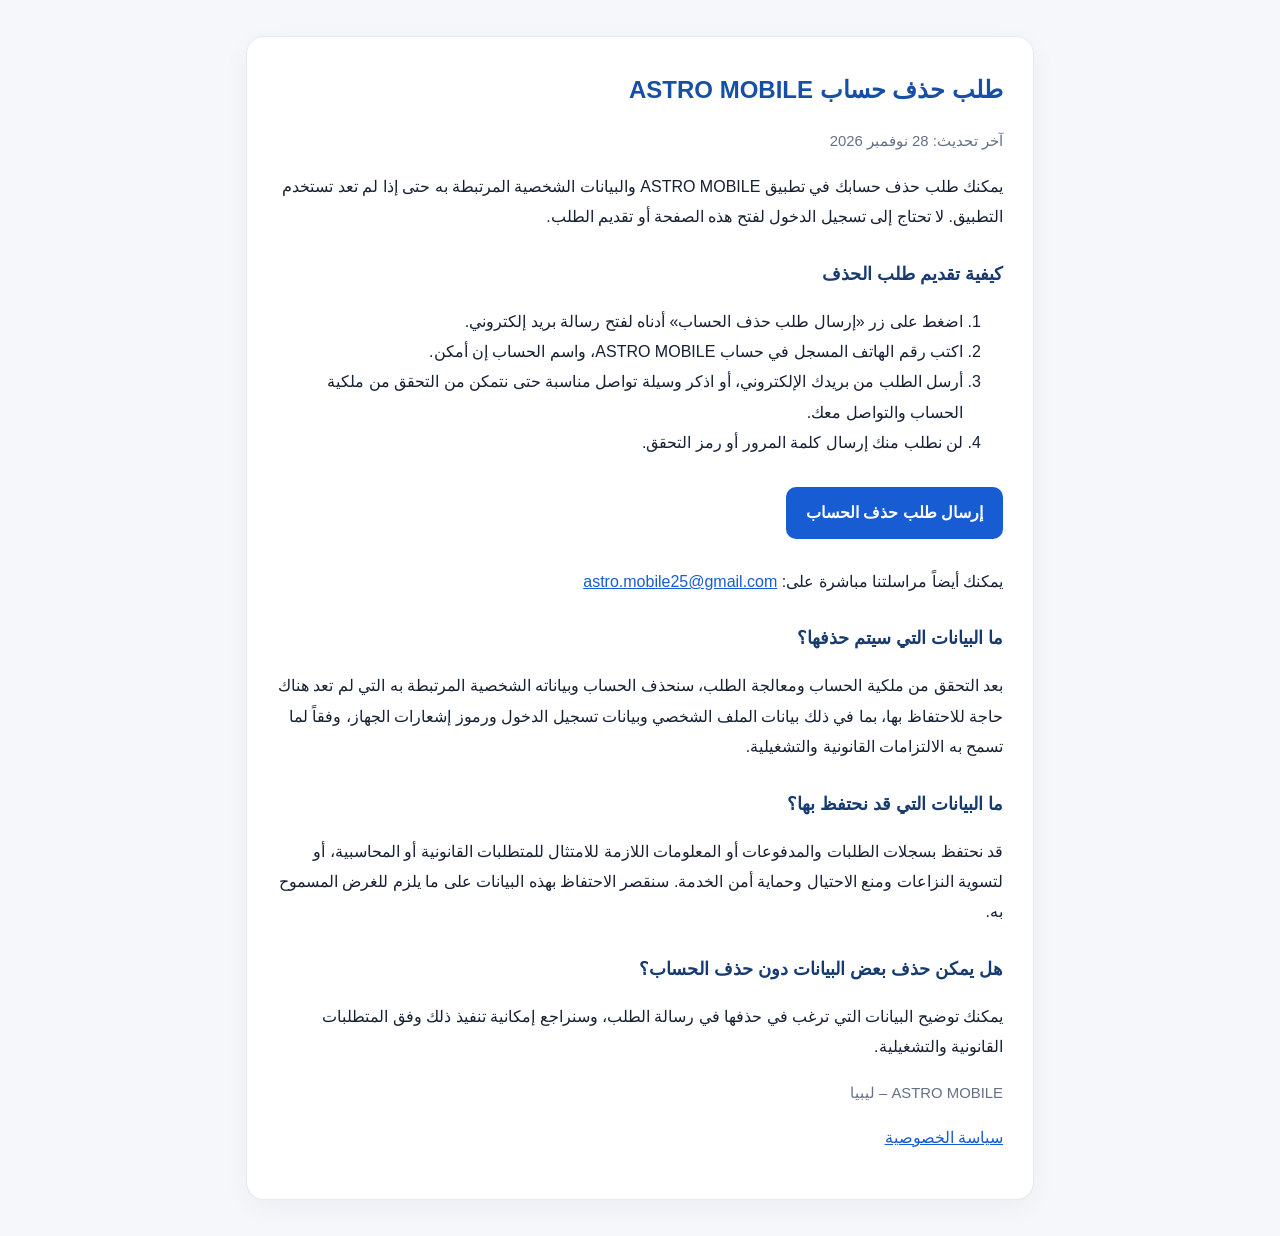
<file: delete-account.html>
<!doctype html>
<html lang="ar" dir="rtl">
<head>
<meta charset="utf-8">
<meta name="viewport" content="width=device-width,initial-scale=1">
<meta name="description" content="طريقة طلب حذف حساب ASTRO MOBILE والبيانات المرتبطة به">
<title>حذف الحساب والبيانات | ASTRO MOBILE</title>
<style>
:root{color-scheme:light}*{box-sizing:border-box}body{margin:0;background:#f5f7fb;color:#172033;font-family:Arial,Tahoma,sans-serif;line-height:1.9}.wrap{max-width:820px;margin:36px auto;padding:0 16px}.sheet{background:#fff;border:1px solid #e5e9f0;border-radius:18px;padding:30px;box-shadow:0 8px 28px #1720330b}h1{margin:0 0 8px;color:#174ea6}h2{font-size:1.12rem;margin:24px 0 8px;color:#173b70}.muted{color:#667085;font-size:.93rem}a{color:#175cd3;overflow-wrap:anywhere}.button{display:inline-block;margin:12px 0;padding:11px 20px;border-radius:10px;background:#175cd3;color:white;text-decoration:none;font-weight:bold}.ltr{direction:ltr;unicode-bidi:embed;display:inline-block}@media(max-width:600px){.wrap{margin:12px auto}.sheet{padding:20px}}
</style>
</head>
<body>
<main class="wrap"><article class="sheet">
<h1>طلب حذف حساب ASTRO MOBILE</h1>
<p class="muted">آخر تحديث: 28 نوفمبر 2026</p>
<p>يمكنك طلب حذف حسابك في تطبيق ASTRO MOBILE والبيانات الشخصية المرتبطة به حتى إذا لم تعد تستخدم التطبيق. لا تحتاج إلى تسجيل الدخول لفتح هذه الصفحة أو تقديم الطلب.</p>
<h2>كيفية تقديم طلب الحذف</h2>
<ol>
<li>اضغط على زر «إرسال طلب حذف الحساب» أدناه لفتح رسالة بريد إلكتروني.</li>
<li>اكتب رقم الهاتف المسجل في حساب ASTRO MOBILE، واسم الحساب إن أمكن.</li>
<li>أرسل الطلب من بريدك الإلكتروني، أو اذكر وسيلة تواصل مناسبة حتى نتمكن من التحقق من ملكية الحساب والتواصل معك.</li>
<li>لن نطلب منك إرسال كلمة المرور أو رمز التحقق.</li>
</ol>
<p><a class="button" href="mailto:astro.mobile25@gmail.com?subject=%D8%B7%D9%84%D8%A8%20%D8%AD%D8%B0%D9%81%20%D8%AD%D8%B3%D8%A7%D8%A8%20ASTRO%20MOBILE&body=%D8%A3%D8%B1%D8%BA%D8%A8%20%D9%81%D9%8A%20%D8%AD%D8%B0%D9%81%20%D8%AD%D8%B3%D8%A7%D8%A8%D9%8A%20%D9%81%D9%8A%20%D8%AA%D8%B7%D8%A8%D9%8A%D9%82%20ASTRO%20MOBILE.%0A%0A%D8%A7%D8%B3%D9%85%20%D8%A7%D9%84%D8%AD%D8%B3%D8%A7%D8%A8:%0A%D8%B1%D9%82%D9%85%20%D8%A7%D9%84%D9%87%D8%A7%D8%AA%D9%81%20%D8%A7%D9%84%D9%85%D8%B3%D8%AC%D9%84:%0A%D8%A8%D8%B1%D9%8A%D8%AF%20%D8%A7%D9%84%D8%AA%D9%88%D8%A7%D8%B5%D9%84%20(%D8%A5%D9%86%20%D9%88%D8%AC%D8%AF):">إرسال طلب حذف الحساب</a></p>
<p>يمكنك أيضاً مراسلتنا مباشرة على: <a class="ltr" href="mailto:astro.mobile25@gmail.com">astro.mobile25@gmail.com</a></p>
<h2>ما البيانات التي سيتم حذفها؟</h2>
<p>بعد التحقق من ملكية الحساب ومعالجة الطلب، سنحذف الحساب وبياناته الشخصية المرتبطة به التي لم تعد هناك حاجة للاحتفاظ بها، بما في ذلك بيانات الملف الشخصي وبيانات تسجيل الدخول ورموز إشعارات الجهاز، وفقاً لما تسمح به الالتزامات القانونية والتشغيلية.</p>
<h2>ما البيانات التي قد نحتفظ بها؟</h2>
<p>قد نحتفظ بسجلات الطلبات والمدفوعات أو المعلومات اللازمة للامتثال للمتطلبات القانونية أو المحاسبية، أو لتسوية النزاعات ومنع الاحتيال وحماية أمن الخدمة. سنقصر الاحتفاظ بهذه البيانات على ما يلزم للغرض المسموح به.</p>
<h2>هل يمكن حذف بعض البيانات دون حذف الحساب؟</h2>
<p>يمكنك توضيح البيانات التي ترغب في حذفها في رسالة الطلب، وسنراجع إمكانية تنفيذ ذلك وفق المتطلبات القانونية والتشغيلية.</p>
<p class="muted">ASTRO MOBILE – ليبيا</p>
<p><a href="https://kabar90.github.io/astro-mobile/privacy.html">سياسة الخصوصية</a></p>
</article></main>
</body></html>
</file>
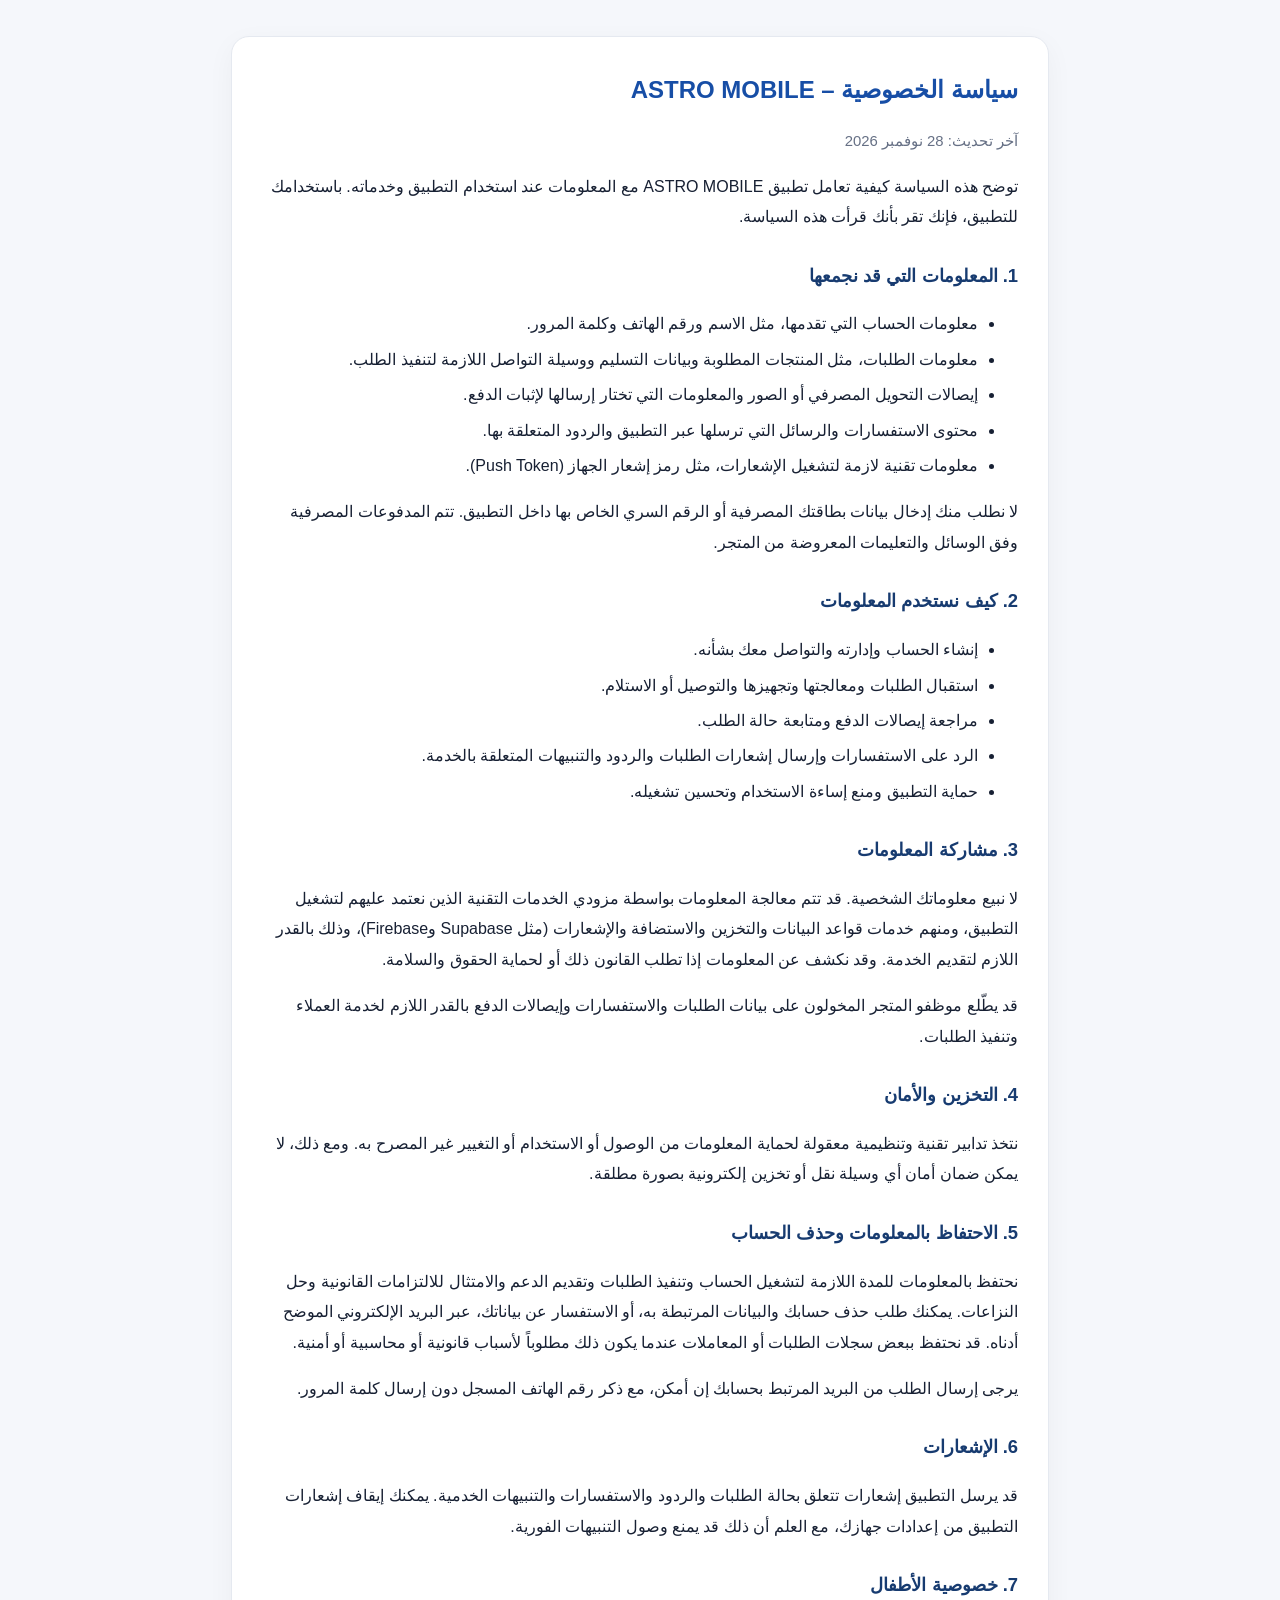
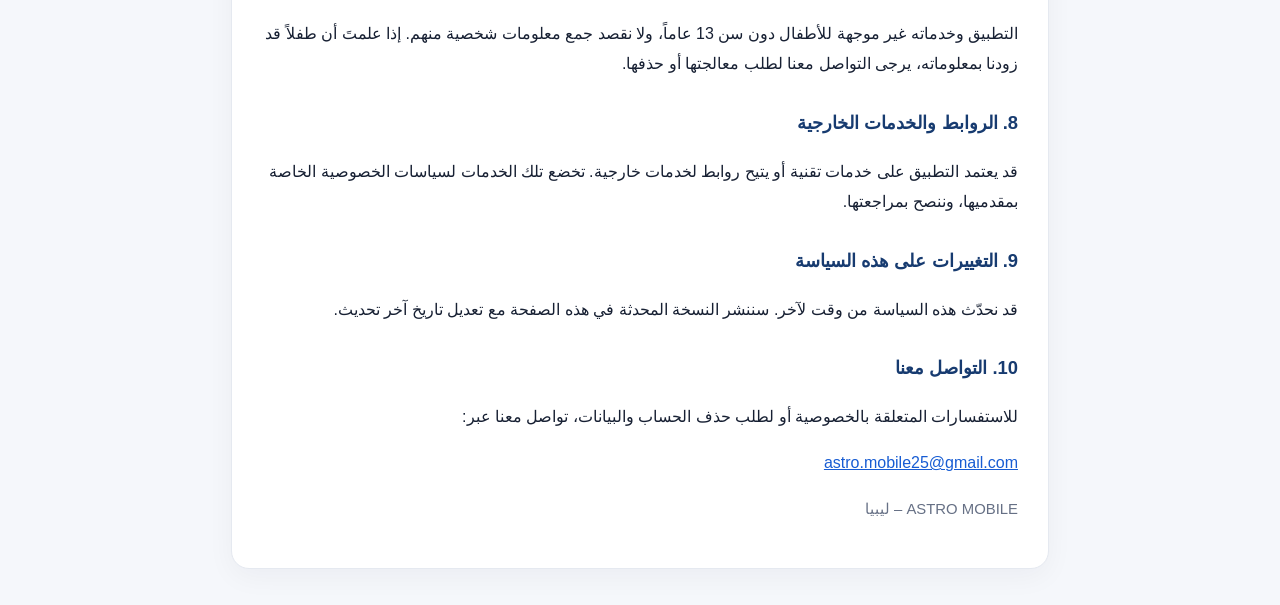
<file: privacy.html>
<!doctype html>
<html lang="ar" dir="rtl">
<head>
<meta charset="utf-8">
<meta name="viewport" content="width=device-width,initial-scale=1">
<meta name="description" content="سياسة الخصوصية لتطبيق ASTRO MOBILE">
<title>سياسة الخصوصية | ASTRO MOBILE</title>
<style>
:root{color-scheme:light}*{box-sizing:border-box}body{margin:0;background:#f5f7fb;color:#172033;font-family:Arial,Tahoma,sans-serif;line-height:1.9}.wrap{max-width:850px;margin:36px auto;padding:0 16px}.sheet{background:#fff;border:1px solid #e5e9f0;border-radius:18px;padding:30px;box-shadow:0 8px 28px #1720330b}h1{margin:0 0 6px;color:#174ea6}h2{font-size:1.15rem;margin:26px 0 8px;color:#173b70}.date,.muted{color:#667085;font-size:.93rem}a{color:#175cd3;overflow-wrap:anywhere}li{margin:5px 0}.ltr{direction:ltr;unicode-bidi:embed;display:inline-block}@media(max-width:600px){.wrap{margin:12px auto}.sheet{padding:20px}}
</style>
</head>
<body><main class="wrap"><article class="sheet">
<h1>سياسة الخصوصية – ASTRO MOBILE</h1>
<p class="date">آخر تحديث: 28 نوفمبر 2026</p>
<p>توضح هذه السياسة كيفية تعامل تطبيق ASTRO MOBILE مع المعلومات عند استخدام التطبيق وخدماته. باستخدامك للتطبيق، فإنك تقر بأنك قرأت هذه السياسة.</p>

<h2>1. المعلومات التي قد نجمعها</h2>
<ul>
<li>معلومات الحساب التي تقدمها، مثل الاسم ورقم الهاتف وكلمة المرور.</li>
<li>معلومات الطلبات، مثل المنتجات المطلوبة وبيانات التسليم ووسيلة التواصل اللازمة لتنفيذ الطلب.</li>
<li>إيصالات التحويل المصرفي أو الصور والمعلومات التي تختار إرسالها لإثبات الدفع.</li>
<li>محتوى الاستفسارات والرسائل التي ترسلها عبر التطبيق والردود المتعلقة بها.</li>
<li>معلومات تقنية لازمة لتشغيل الإشعارات، مثل رمز إشعار الجهاز (Push Token).</li>
</ul>
<p>لا نطلب منك إدخال بيانات بطاقتك المصرفية أو الرقم السري الخاص بها داخل التطبيق. تتم المدفوعات المصرفية وفق الوسائل والتعليمات المعروضة من المتجر.</p>

<h2>2. كيف نستخدم المعلومات</h2>
<ul>
<li>إنشاء الحساب وإدارته والتواصل معك بشأنه.</li>
<li>استقبال الطلبات ومعالجتها وتجهيزها والتوصيل أو الاستلام.</li>
<li>مراجعة إيصالات الدفع ومتابعة حالة الطلب.</li>
<li>الرد على الاستفسارات وإرسال إشعارات الطلبات والردود والتنبيهات المتعلقة بالخدمة.</li>
<li>حماية التطبيق ومنع إساءة الاستخدام وتحسين تشغيله.</li>
</ul>

<h2>3. مشاركة المعلومات</h2>
<p>لا نبيع معلوماتك الشخصية. قد تتم معالجة المعلومات بواسطة مزودي الخدمات التقنية الذين نعتمد عليهم لتشغيل التطبيق، ومنهم خدمات قواعد البيانات والتخزين والاستضافة والإشعارات (مثل Supabase وFirebase)، وذلك بالقدر اللازم لتقديم الخدمة. وقد نكشف عن المعلومات إذا تطلب القانون ذلك أو لحماية الحقوق والسلامة.</p>
<p>قد يطّلع موظفو المتجر المخولون على بيانات الطلبات والاستفسارات وإيصالات الدفع بالقدر اللازم لخدمة العملاء وتنفيذ الطلبات.</p>

<h2>4. التخزين والأمان</h2>
<p>نتخذ تدابير تقنية وتنظيمية معقولة لحماية المعلومات من الوصول أو الاستخدام أو التغيير غير المصرح به. ومع ذلك، لا يمكن ضمان أمان أي وسيلة نقل أو تخزين إلكترونية بصورة مطلقة.</p>

<h2>5. الاحتفاظ بالمعلومات وحذف الحساب</h2>
<p>نحتفظ بالمعلومات للمدة اللازمة لتشغيل الحساب وتنفيذ الطلبات وتقديم الدعم والامتثال للالتزامات القانونية وحل النزاعات. يمكنك طلب حذف حسابك والبيانات المرتبطة به، أو الاستفسار عن بياناتك، عبر البريد الإلكتروني الموضح أدناه. قد نحتفظ ببعض سجلات الطلبات أو المعاملات عندما يكون ذلك مطلوباً لأسباب قانونية أو محاسبية أو أمنية.</p>
<p>يرجى إرسال الطلب من البريد المرتبط بحسابك إن أمكن، مع ذكر رقم الهاتف المسجل دون إرسال كلمة المرور.</p>

<h2>6. الإشعارات</h2>
<p>قد يرسل التطبيق إشعارات تتعلق بحالة الطلبات والردود والاستفسارات والتنبيهات الخدمية. يمكنك إيقاف إشعارات التطبيق من إعدادات جهازك، مع العلم أن ذلك قد يمنع وصول التنبيهات الفورية.</p>

<h2>7. خصوصية الأطفال</h2>
<p>التطبيق وخدماته غير موجهة للأطفال دون سن 13 عاماً، ولا نقصد جمع معلومات شخصية منهم. إذا علمتَ أن طفلاً قد زودنا بمعلوماته، يرجى التواصل معنا لطلب معالجتها أو حذفها.</p>

<h2>8. الروابط والخدمات الخارجية</h2>
<p>قد يعتمد التطبيق على خدمات تقنية أو يتيح روابط لخدمات خارجية. تخضع تلك الخدمات لسياسات الخصوصية الخاصة بمقدميها، وننصح بمراجعتها.</p>

<h2>9. التغييرات على هذه السياسة</h2>
<p>قد نحدّث هذه السياسة من وقت لآخر. سننشر النسخة المحدثة في هذه الصفحة مع تعديل تاريخ آخر تحديث.</p>

<h2>10. التواصل معنا</h2>
<p>للاستفسارات المتعلقة بالخصوصية أو لطلب حذف الحساب والبيانات، تواصل معنا عبر:</p>
<p><a class="ltr" href="mailto:astro.mobile25@gmail.com">astro.mobile25@gmail.com</a></p>
<p class="muted">ASTRO MOBILE – ليبيا</p>
</article></main></body></html>
</file>
